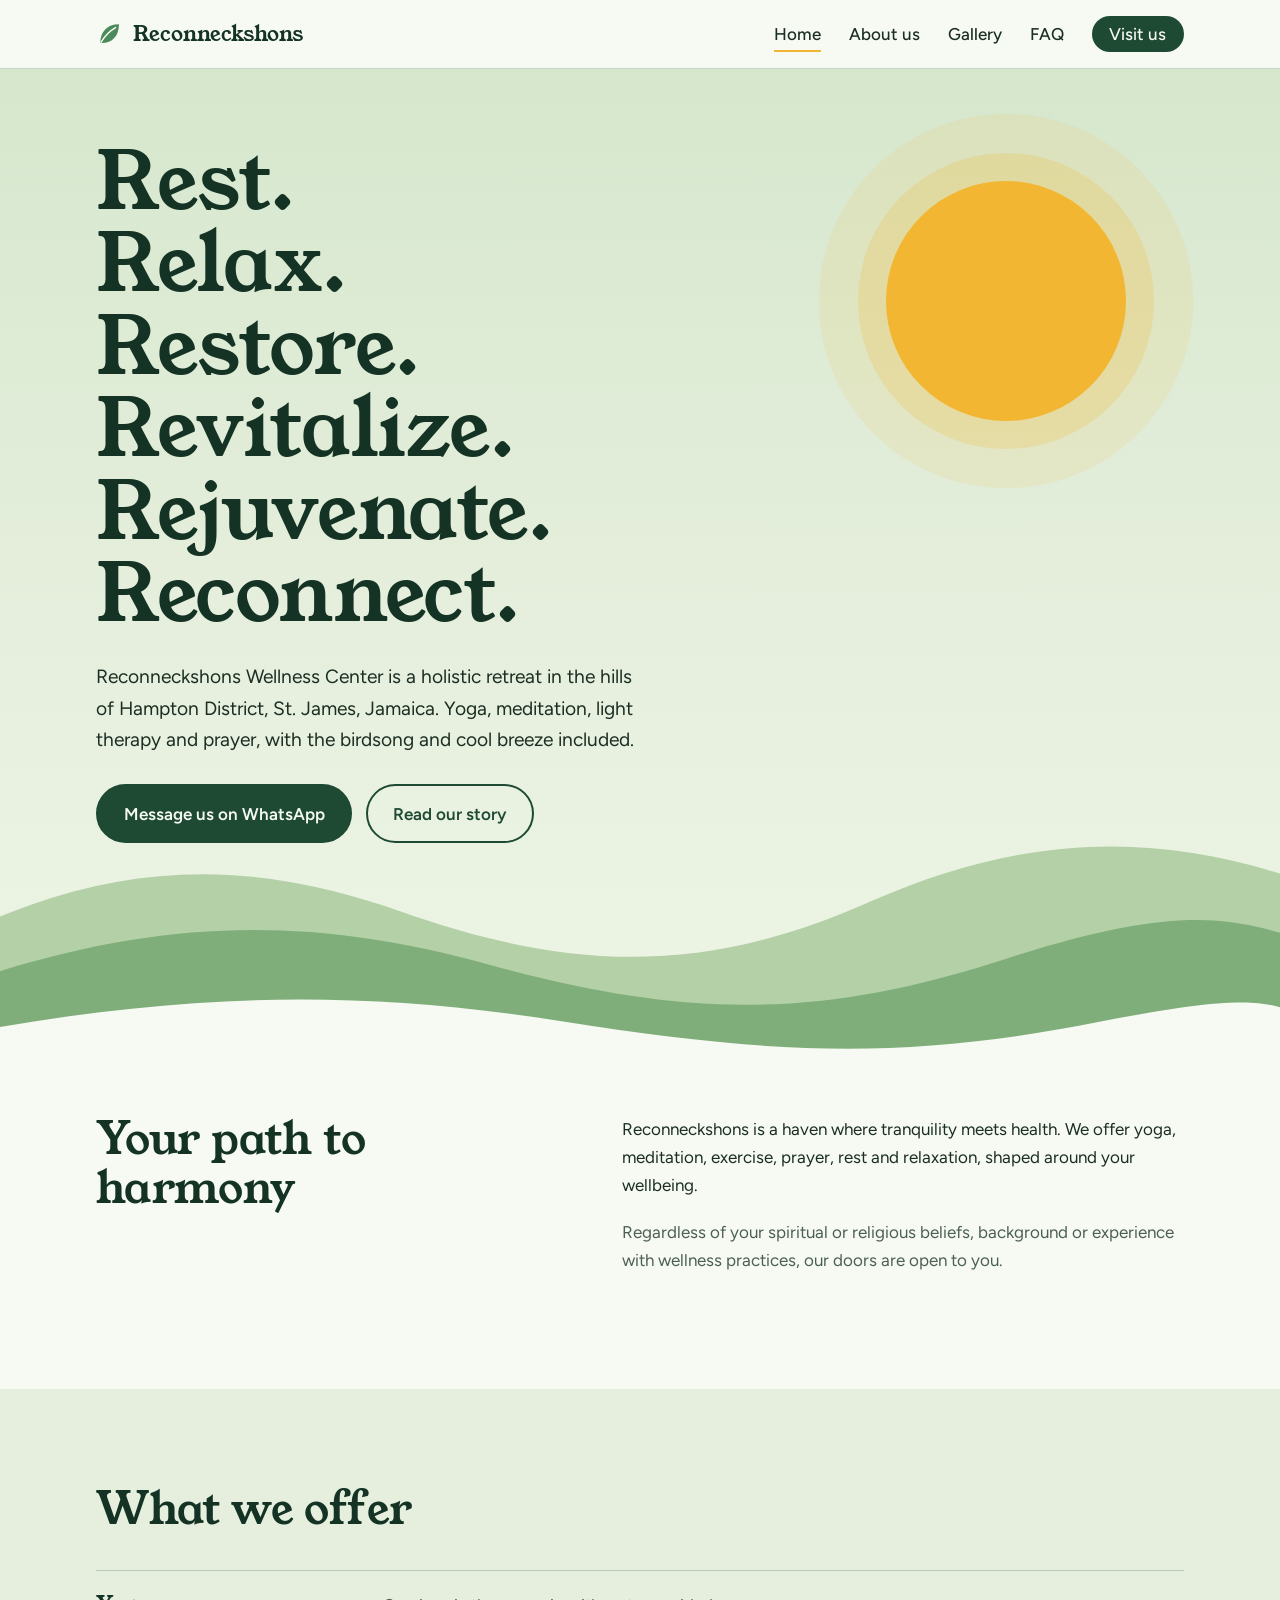
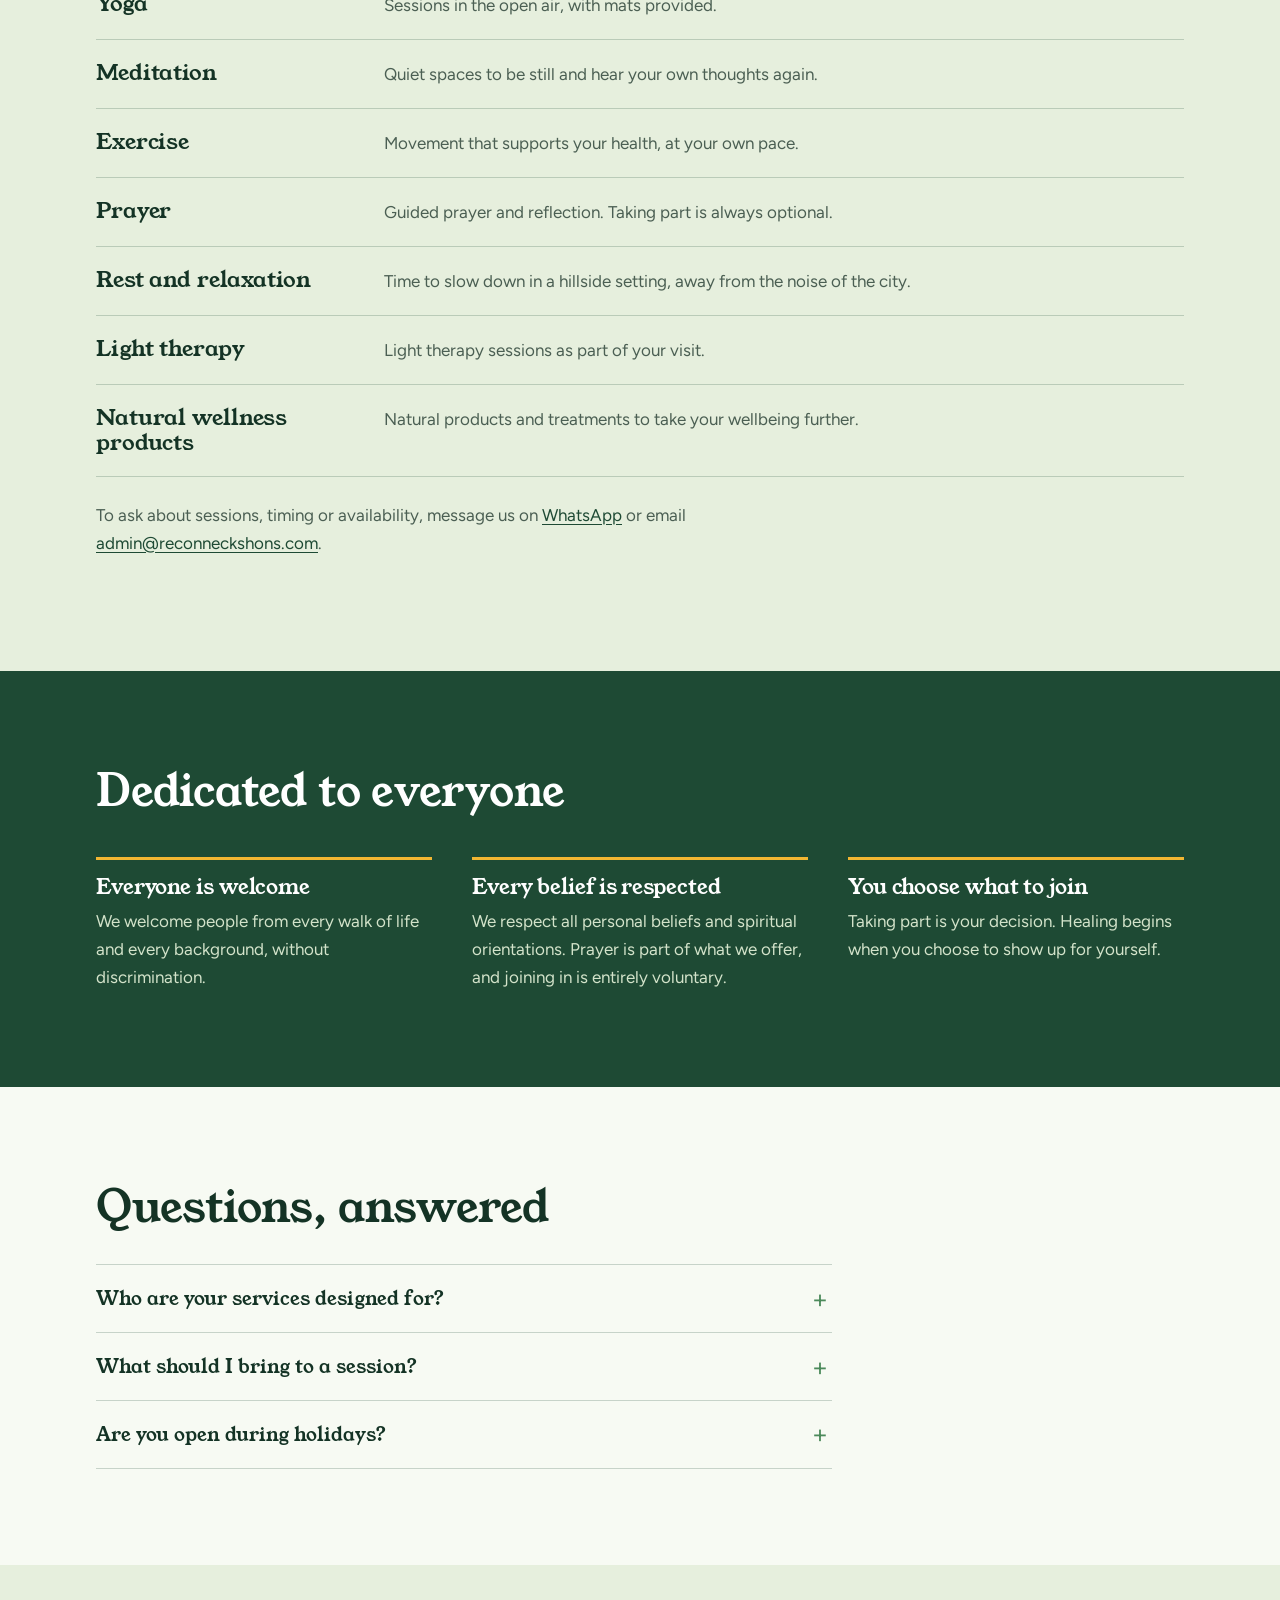
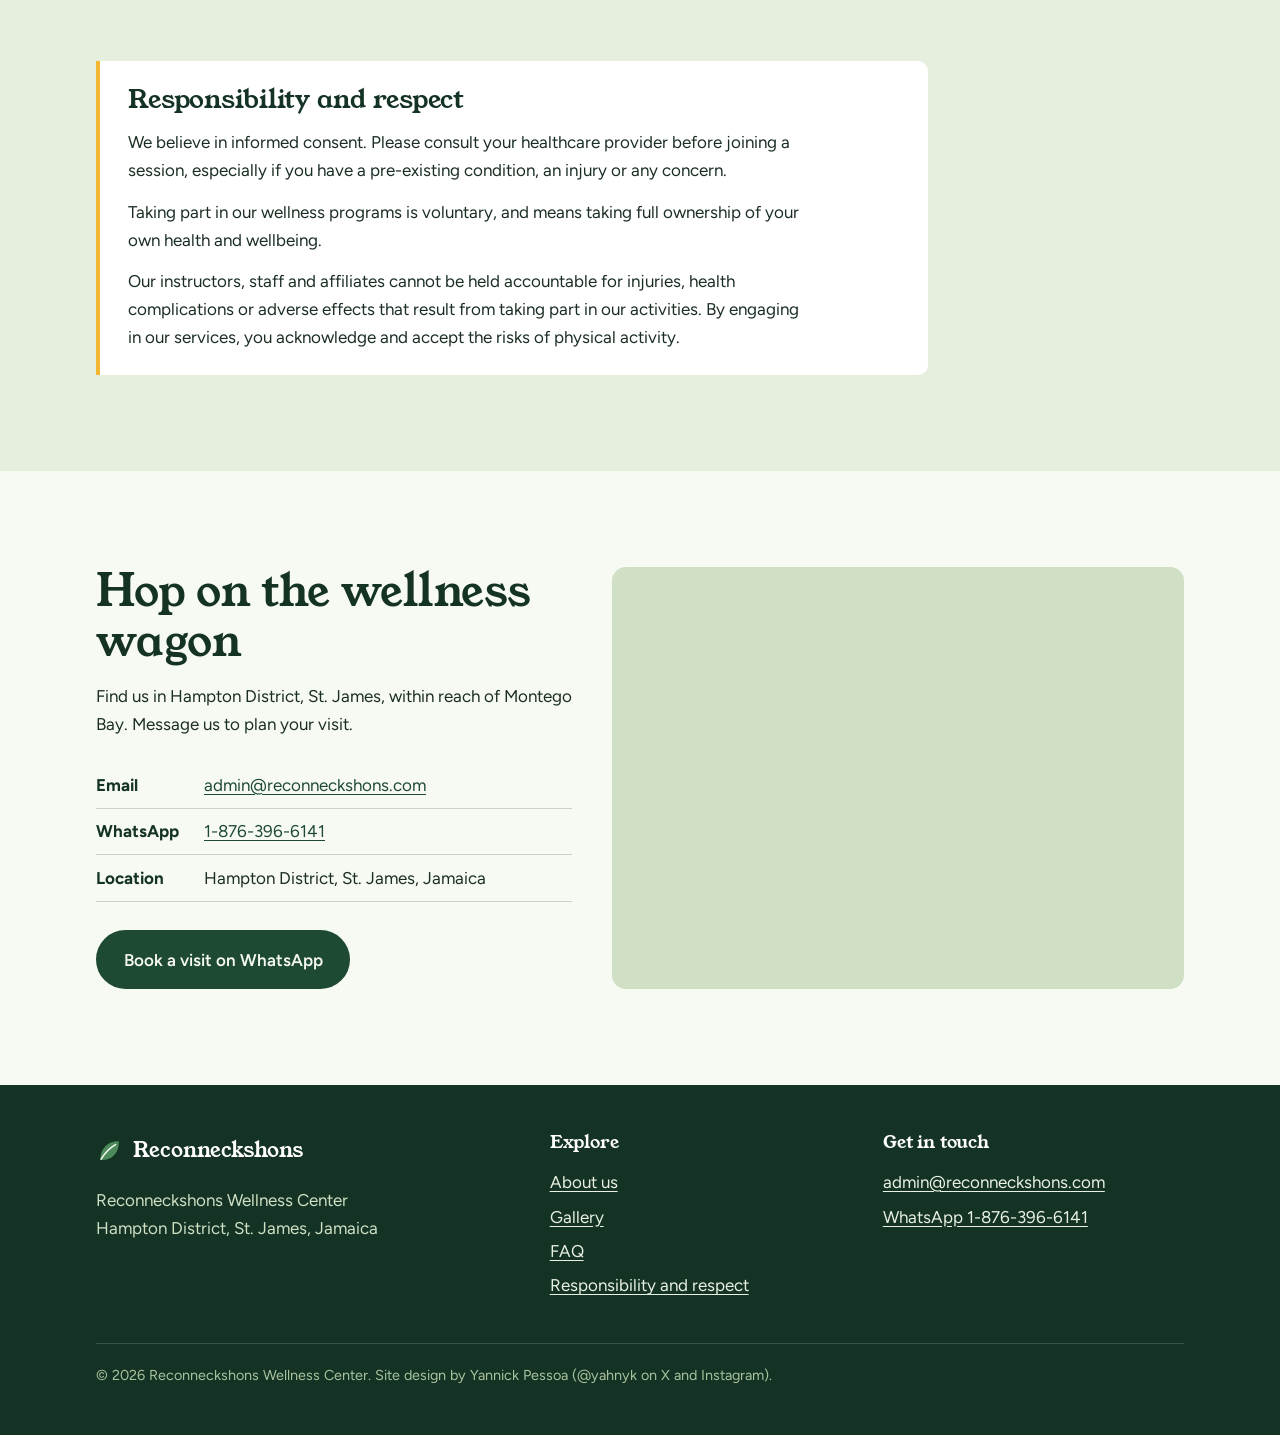
<file: index.html>
<!DOCTYPE html>
<html lang="en">
<head>
<meta charset="utf-8">
<meta name="viewport" content="width=device-width, initial-scale=1">
<title>Reconneckshons Wellness Center | Holistic retreat in Hampton, St. James, Jamaica</title>
<meta name="description" content="Reconneckshons Wellness Center is a holistic retreat in Hampton District, St. James, Jamaica, offering yoga, meditation, light therapy, prayer and relaxation in a peaceful, nature-filled setting.">
<meta property="og:type" content="website">
<meta property="og:title" content="Reconneckshons Wellness Center | Holistic retreat in Hampton, St. James, Jamaica">
<meta property="og:description" content="Reconneckshons Wellness Center is a holistic retreat in Hampton District, St. James, Jamaica, offering yoga, meditation, light therapy, prayer and relaxation in a peaceful, nature-filled setting.">
<meta property="og:url" content="https://www.reconneckshons.com/">
<meta name="theme-color" content="#1e4a34">
<link rel="icon" href="[data-uri]" type="image/svg+xml">
<link rel="preconnect" href="https://fonts.googleapis.com">
<link rel="preconnect" href="https://fonts.gstatic.com" crossorigin>
<link href="https://fonts.googleapis.com/css2?family=Figtree:wght@400;500;600&family=Young+Serif&display=swap" rel="stylesheet">
<style>
/* Reconneckshons Wellness Center — shared styles */

:root {
  --paper: #f7faf3;
  --mist: #e6efdd;
  --sage: #cfe0c4;
  --leaf: #4c8a5b;
  --forest: #1e4a34;
  --deep: #143325;
  --sun: #f2b632;
  --sun-deep: #8a5a00;
  --text: #1b2e23;
  --muted: #4b5f53;
  --rule: rgba(30, 74, 52, 0.22);

  --display: "Young Serif", "Iowan Old Style", Georgia, serif;
  --body: "Figtree", "Segoe UI", system-ui, -apple-system, sans-serif;

  --wrap: 68rem;
  --gutter: clamp(1.25rem, 5vw, 3rem);
}

*, *::before, *::after { box-sizing: border-box; }
html { scroll-behavior: smooth; scroll-padding-top: 5rem; }
body {
  margin: 0;
  background: var(--paper);
  color: var(--text);
  font-family: var(--body);
  font-size: 1.0625rem;
  line-height: 1.65;
  -webkit-font-smoothing: antialiased;
}
img, svg { max-width: 100%; display: block; }
a { color: var(--forest); text-underline-offset: 0.18em; }
a:hover { color: var(--deep); }

:focus-visible {
  outline: 3px solid var(--sun);
  outline-offset: 3px;
  border-radius: 4px;
}

.skip {
  position: absolute; left: 1rem; top: -4rem;
  background: var(--deep); color: var(--paper);
  padding: 0.6rem 1rem; border-radius: 6px; z-index: 100;
}
.skip:focus { top: 1rem; }

.wrap { width: min(100% - 2 * var(--gutter), var(--wrap)); margin-inline: auto; }

h1, h2, h3 {
  font-family: var(--display);
  font-weight: 400;
  line-height: 1.12;
  color: var(--deep);
  margin: 0;
  letter-spacing: -0.005em;
}
h2 { font-size: clamp(1.9rem, 4vw, 2.75rem); }
h3 { font-size: 1.3rem; }
p { margin: 0 0 1.1em; max-width: 62ch; }

/* ---------- Header ---------- */
.site-header {
  position: sticky; top: 0; z-index: 50;
  background: rgba(247, 250, 243, 0.94);
  backdrop-filter: blur(8px);
  border-bottom: 1px solid var(--rule);
}
.site-header .wrap {
  display: flex; align-items: center; justify-content: space-between;
  min-height: 4.25rem; gap: 1rem;
}
.brand {
  display: inline-flex; align-items: center; gap: 0.6rem;
  font-family: var(--display); font-size: 1.3rem;
  color: var(--deep); text-decoration: none;
}
.brand svg { width: 1.7rem; height: 1.7rem; }
.nav ul { list-style: none; display: flex; gap: 1.75rem; margin: 0; padding: 0; align-items: center; }
.nav a {
  text-decoration: none; color: var(--text); font-weight: 500;
  padding: 0.35rem 0; border-bottom: 2px solid transparent;
}
.nav a:hover { border-color: var(--leaf); }
.nav a[aria-current="page"] { border-color: var(--sun); }
.nav .nav-cta {
  background: var(--forest); color: var(--paper);
  padding: 0.5rem 1.1rem; border-radius: 999px; border: 0;
}
.nav .nav-cta:hover { background: var(--deep); color: var(--paper); }
.nav-toggle {
  display: none; background: none; border: 1.5px solid var(--forest);
  color: var(--forest); border-radius: 999px; padding: 0.4rem 0.95rem;
  font: inherit; font-weight: 600; cursor: pointer;
}

@media (max-width: 47.99rem) {
  .nav-toggle { display: inline-block; }
  .nav { display: none; position: absolute; top: 100%; left: 0; right: 0;
    background: var(--paper); border-bottom: 1px solid var(--rule); padding: 0.5rem var(--gutter) 1.25rem; }
  .nav.is-open { display: block; }
  .nav ul { flex-direction: column; align-items: flex-start; gap: 0.25rem; }
  .nav a { display: inline-block; padding: 0.6rem 0; }
  .nav .nav-cta { margin-top: 0.5rem; }
}

/* ---------- Buttons ---------- */
.btn {
  display: inline-block; font: inherit; font-weight: 600;
  padding: 0.85rem 1.6rem; border-radius: 999px;
  text-decoration: none; border: 2px solid var(--forest);
  background: var(--forest); color: var(--paper);
  transition: background 0.2s, color 0.2s;
}
.btn:hover { background: var(--deep); border-color: var(--deep); color: var(--paper); }
.btn.ghost { background: transparent; color: var(--forest); }
.btn.ghost:hover { background: var(--forest); color: var(--paper); }
.btn.on-dark { background: var(--sun); border-color: var(--sun); color: var(--deep); }
.btn.on-dark:hover { background: #ffc94d; border-color: #ffc94d; color: var(--deep); }
.actions { display: flex; flex-wrap: wrap; gap: 0.85rem; margin-top: 1.75rem; }

/* ---------- Hero (home) ---------- */
.hero {
  position: relative; overflow: hidden;
  background: linear-gradient(180deg, #d6e7cd 0%, var(--mist) 55%, #eef5e6 100%);
  padding-top: clamp(2.5rem, 6vw, 4.5rem);
}
.hero-inner { position: relative; z-index: 2; padding-bottom: clamp(9rem, 22vw, 15rem); }
.hero h1 {
  font-size: clamp(2.5rem, 7.2vw, 5rem);
  line-height: 1.03; color: var(--deep);
}
.hero h1 span { display: block; }
.hero .lede { font-size: 1.2rem; margin-top: 1.6rem; max-width: 34rem; color: var(--text); }

.sun {
  position: absolute; z-index: 1;
  right: clamp(1rem, 12vw, 11rem); top: clamp(3rem, 9vw, 7rem);
  width: clamp(7rem, 20vw, 15rem); aspect-ratio: 1; border-radius: 50%;
  background: var(--sun);
  box-shadow: 0 0 0 clamp(1rem, 2.4vw, 1.75rem) rgba(242, 182, 50, 0.22),
              0 0 0 clamp(2.2rem, 5.6vw, 4.2rem) rgba(242, 182, 50, 0.11);
}
.hills { position: absolute; z-index: 1; left: 0; right: 0; bottom: -1px; width: 100%; height: clamp(9rem, 26vw, 18rem); }

/* One orchestrated moment: the six words come into focus in turn, as the sun rises. */
@keyframes into-focus { from { opacity: 0.16; transform: translateY(0.18em); } to { opacity: 1; transform: none; } }
@keyframes rise { from { transform: translateY(5rem); opacity: 0; } to { transform: none; opacity: 1; } }
.hero h1 span { animation: into-focus 0.9s ease-out both; animation-delay: calc(var(--i) * 0.5s + 0.15s); }
.sun { animation: rise 3.2s cubic-bezier(0.2, 0.7, 0.2, 1) both; }

@media (prefers-reduced-motion: reduce) {
  .hero h1 span, .sun { animation: none; }
  html { scroll-behavior: auto; }
}

/* ---------- Sections ---------- */
.section { padding-block: clamp(3.5rem, 8vw, 6rem); }
.section.tint { background: var(--mist); }
.split { display: grid; gap: 1.5rem clamp(2rem, 6vw, 5rem); grid-template-columns: 1fr; }
@media (min-width: 52rem) { .split { grid-template-columns: 1fr 1.25fr; align-items: start; } }

.intro-note { color: var(--muted); }

/* Services: a ruled list rather than a card grid */
.offer-list { list-style: none; margin: 2.25rem 0 0; padding: 0; border-top: 1px solid var(--rule); }
.offer-list li {
  display: grid; gap: 0.25rem 2rem; padding: 1.25rem 0; border-bottom: 1px solid var(--rule);
  grid-template-columns: 1fr;
}
.offer-list h3 { font-size: 1.4rem; }
.offer-list p { margin: 0; color: var(--muted); }
@media (min-width: 46rem) { .offer-list li { grid-template-columns: 16rem 1fr; align-items: baseline; } }

/* Values band */
.band { background: var(--forest); color: #e9f2e2; }
.band h2, .band h3 { color: #fff; }
.band .values { display: grid; gap: 2rem; margin-top: 2.5rem; grid-template-columns: 1fr; }
.band .values > div { border-top: 3px solid var(--sun); padding-top: 1rem; }
.band .values p { margin: 0.5rem 0 0; color: #d3e3ca; }
@media (min-width: 52rem) { .band .values { grid-template-columns: repeat(3, 1fr); gap: 2.5rem; } }

/* FAQ */
.faq { margin-top: 2rem; border-top: 1px solid var(--rule); max-width: 46rem; }
.faq details { border-bottom: 1px solid var(--rule); }
.faq summary {
  cursor: pointer; list-style: none; padding: 1.1rem 2.5rem 1.1rem 0; position: relative;
  font-family: var(--display); font-size: 1.2rem; color: var(--deep);
}
.faq summary::-webkit-details-marker { display: none; }
.faq summary::after {
  content: "+"; position: absolute; right: 0.25rem; top: 50%; transform: translateY(-50%);
  font-family: var(--body); font-size: 1.6rem; color: var(--leaf); transition: transform 0.2s;
}
.faq details[open] summary::after { transform: translateY(-50%) rotate(45deg); }
.faq details p { padding-bottom: 1.1rem; margin: 0; color: var(--muted); }

/* Responsibility notice */
.notice { border-left: 4px solid var(--sun); background: #fff; padding: 1.5rem 1.75rem; border-radius: 0 10px 10px 0; max-width: 52rem; }
.notice h2 { font-size: 1.6rem; margin-bottom: 0.9rem; }
.notice p { margin-bottom: 0.8em; color: var(--text); }
.notice p:last-child { margin-bottom: 0; }

/* Contact */
.visit { display: grid; gap: 2.5rem; grid-template-columns: 1fr; }
@media (min-width: 52rem) { .visit { grid-template-columns: 1fr 1.2fr; align-items: stretch; } }
.contact-lines { list-style: none; padding: 0; margin: 1.5rem 0 0; }
.contact-lines li { padding: 0.55rem 0; border-bottom: 1px solid var(--rule); }
.contact-lines strong { display: inline-block; min-width: 6.5rem; color: var(--deep); }
.map { border: 0; width: 100%; min-height: 20rem; height: 100%; border-radius: 14px; background: var(--sage); }

/* ---------- Page heading (inner pages) ---------- */
.page-head { background: var(--mist); padding-block: clamp(3rem, 7vw, 5.5rem); position: relative; overflow: hidden; }
.page-head h1 { font-size: clamp(2.3rem, 6vw, 4rem); max-width: 18ch; }
.page-head p { font-size: 1.2rem; margin-top: 1.2rem; max-width: 40rem; }
.page-head .sun-sm {
  position: absolute; right: clamp(-3rem, 4vw, 5rem); top: 50%; translate: 0 -50%;
  width: clamp(6rem, 16vw, 12rem); aspect-ratio: 1; border-radius: 50%; background: var(--sun);
  box-shadow: 0 0 0 1.25rem rgba(242, 182, 50, 0.2), 0 0 0 2.75rem rgba(242, 182, 50, 0.1);
}
.page-head .wrap { position: relative; z-index: 1; }

/* About */
.founder { display: grid; gap: 2.5rem; grid-template-columns: 1fr; align-items: center; }
@media (min-width: 52rem) { .founder { grid-template-columns: 20rem 1fr; gap: 4rem; } }
.arch {
  margin: 0; aspect-ratio: 3 / 4; width: 100%; max-width: 20rem;
  border-radius: 999px 999px 18px 18px; overflow: hidden; position: relative;
  background: linear-gradient(170deg, var(--sage), var(--leaf));
}
.arch img { position: absolute; inset: 0; width: 100%; height: 100%; object-fit: cover; }
.arch::before {
  content: ""; position: absolute; left: 50%; top: 42%; translate: -50% -50%;
  width: 34%; aspect-ratio: 1; border-radius: 50%; background: rgba(255, 255, 255, 0.35);
}
.founder .title { color: var(--muted); margin-top: 0.4rem; }

.sixr { list-style: none; margin: 1.75rem 0 1.25rem; padding: 0; display: grid; grid-template-columns: repeat(2, 1fr); border-top: 1px solid var(--rule); }
.sixr li {
  font-family: var(--display); font-size: clamp(1.3rem, 3.5vw, 1.75rem); color: var(--deep);
  padding: 0.85rem 0; border-bottom: 1px solid var(--rule);
}
@media (min-width: 46rem) { .sixr { grid-template-columns: repeat(3, 1fr); column-gap: 2rem; } }

.values-list { margin: 2rem 0 0; padding: 0; }
.values-list > div { display: grid; gap: 0.3rem 2rem; padding: 1.4rem 0; border-top: 1px solid var(--rule); }
.values-list > div:last-child { border-bottom: 1px solid var(--rule); }
.values-list dt { font-family: var(--display); font-size: 1.35rem; color: var(--deep); }
.values-list dd { margin: 0; color: var(--muted); max-width: 52ch; }
@media (min-width: 46rem) { .values-list > div { grid-template-columns: 16rem 1fr; } }

/* Gallery */
.gallery { display: grid; gap: 2.5rem 1.75rem; margin-top: 0; grid-template-columns: repeat(auto-fill, minmax(14.5rem, 1fr)); list-style: none; padding: 0; }
.gallery figure { margin: 0; }
.gallery .arch { max-width: none; }
.gallery figcaption { margin-top: 0.85rem; font-family: var(--display); font-size: 1.15rem; color: var(--deep); }
.gallery li:nth-child(3n+2) .arch { background: linear-gradient(170deg, #f6dfa0, #d9a441); }
.gallery li:nth-child(3n+3) .arch { background: linear-gradient(170deg, #b8d6c6, #2f6b52); }
.gallery-note { margin-top: 3rem; color: var(--muted); }

.cta-strip { text-align: left; }
.cta-strip h2 { max-width: 20ch; }

/* ---------- Footer ---------- */
.site-footer { background: var(--deep); color: #cfe0c4; padding-block: 3rem 2rem; }
.site-footer a { color: #e9f2e2; }
.site-footer .cols { display: grid; gap: 2rem; grid-template-columns: 1fr; }
@media (min-width: 46rem) { .site-footer .cols { grid-template-columns: 1.4fr 1fr 1fr; } }
.site-footer h2 { font-size: 1.1rem; color: #fff; margin-bottom: 0.75rem; }
.site-footer ul { list-style: none; margin: 0; padding: 0; }
.site-footer li { padding: 0.2rem 0; }
.site-footer .brand { color: #fff; }
.site-footer .fine { margin-top: 2.5rem; padding-top: 1.25rem; border-top: 1px solid rgba(255,255,255,0.15); font-size: 0.9rem; color: #a9c29d; max-width: none; }

/* Six R's on the dark band */
.band .sixr, .band .sixr li { border-color: rgba(255, 255, 255, 0.25); }
.band .sixr li { color: #fff; }

.hero + .section { padding-top: clamp(1rem, 3vw, 2rem); }
@media (max-width: 40rem) {
  .sun { width: 6rem; right: 1rem; top: 1.5rem; opacity: 0.9; }
}

</style>
</head>
<body>
<a class="skip" href="#main">Skip to content</a>
<header class="site-header">
  <div class="wrap">
    <a class="brand" href="index.html"><svg viewBox="0 0 32 32" aria-hidden="true"><path d="M5 27C5 14 13 5 27 5c0 14-8 22-20 22Z" fill="#4c8a5b"/><path d="M6 26c5-8 10-13 17-17" stroke="#f7faf3" stroke-width="1.8" fill="none" stroke-linecap="round"/></svg>Reconneckshons</a>
    <button class="nav-toggle" aria-expanded="false" aria-controls="nav">Menu</button>
    <nav class="nav" id="nav" aria-label="Main">
      <ul>
        <li><a href="index.html" aria-current="page">Home</a></li>
        <li><a href="about.html">About us</a></li>
        <li><a href="gallery.html">Gallery</a></li>
        <li><a href="index.html#faq">FAQ</a></li>
        <li><a class="nav-cta" href="index.html#visit">Visit us</a></li>
      </ul>
    </nav>
  </div>
</header>
<main id="main">

<section class="hero" aria-labelledby="hero-title">
  <div class="sun" aria-hidden="true"></div>
  <div class="wrap hero-inner">
    <h1 id="hero-title">
      <span style="--i:0">Rest.</span>
      <span style="--i:1">Relax.</span>
      <span style="--i:2">Restore.</span>
      <span style="--i:3">Revitalize.</span>
      <span style="--i:4">Rejuvenate.</span>
      <span style="--i:5">Reconnect.</span>
    </h1>
    <p class="lede">Reconneckshons Wellness Center is a holistic retreat in the hills of Hampton District, St. James, Jamaica. Yoga, meditation, light therapy and prayer, with the birdsong and cool breeze included.</p>
    <div class="actions">
      <a class="btn" href="https://wa.me/18763966141?text=Hi%20Reconneckshons%2C%20I%27d%20like%20to%20book%20a%20visit.">Message us on WhatsApp</a>
      <a class="btn ghost" href="about.html">Read our story</a>
    </div>
  </div>
  <svg class="hills" viewBox="0 0 1440 300" preserveAspectRatio="xMidYMax slice" aria-hidden="true">
    <path d="M0 150C160 70 300 60 470 120S780 190 960 110 1290 40 1440 100V300H0Z" fill="#b3d0a6"/>
    <path d="M0 200C200 130 360 120 560 175S900 235 1100 170 1350 130 1440 160V300H0Z" fill="#7fae7a"/>
    <path d="M0 250C240 205 420 200 640 235S1000 275 1200 235 1380 225 1440 240V300H0Z" fill="#f7faf3"/>
  </svg>
</section>

<section class="section" aria-labelledby="harmony">
  <div class="wrap split">
    <h2 id="harmony">Your path to harmony</h2>
    <div>
      <p>Reconneckshons is a haven where tranquility meets health. We offer yoga, meditation, exercise, prayer, rest and relaxation, shaped around your wellbeing.</p>
      <p class="intro-note">Regardless of your spiritual or religious beliefs, background or experience with wellness practices, our doors are open to you.</p>
    </div>
  </div>
</section>

<section class="section tint" id="offer" aria-labelledby="offer-title">
  <div class="wrap">
    <h2 id="offer-title">What we offer</h2>
    <ul class="offer-list">
      <li><h3>Yoga</h3><p>Sessions in the open air, with mats provided.</p></li>
      <li><h3>Meditation</h3><p>Quiet spaces to be still and hear your own thoughts again.</p></li>
      <li><h3>Exercise</h3><p>Movement that supports your health, at your own pace.</p></li>
      <li><h3>Prayer</h3><p>Guided prayer and reflection. Taking part is always optional.</p></li>
      <li><h3>Rest and relaxation</h3><p>Time to slow down in a hillside setting, away from the noise of the city.</p></li>
      <li><h3>Light therapy</h3><p>Light therapy sessions as part of your visit.</p></li>
      <li><h3>Natural wellness products</h3><p>Natural products and treatments to take your wellbeing further.</p></li>
    </ul>
    <p class="intro-note" style="margin-top:1.5rem">To ask about sessions, timing or availability, message us on <a href="https://wa.me/18763966141?text=Hi%20Reconneckshons%2C%20I%27d%20like%20to%20book%20a%20visit.">WhatsApp</a> or email <a href="mailto:admin@reconneckshons.com">admin@reconneckshons.com</a>.</p>
  </div>
</section>

<section class="section band" aria-labelledby="everyone">
  <div class="wrap">
    <h2 id="everyone">Dedicated to everyone</h2>
    <div class="values">
      <div><h3>Everyone is welcome</h3><p>We welcome people from every walk of life and every background, without discrimination.</p></div>
      <div><h3>Every belief is respected</h3><p>We respect all personal beliefs and spiritual orientations. Prayer is part of what we offer, and joining in is entirely voluntary.</p></div>
      <div><h3>You choose what to join</h3><p>Taking part is your decision. Healing begins when you choose to show up for yourself.</p></div>
    </div>
  </div>
</section>

<section class="section" id="faq" aria-labelledby="faq-title">
  <div class="wrap">
    <h2 id="faq-title">Questions, answered</h2>
    <div class="faq">
      <details>
        <summary>Who are your services designed for?</summary>
        <p>Anyone and everyone. Whatever your beliefs, background or experience with wellness practices, our doors are open to you.</p>
      </details>
      <details>
        <summary>What should I bring to a session?</summary>
        <p>Bring a positive mindset, a thirst for wellbeing and your biggest smile. Mats for yoga or meditation, attire and other necessities are provided.</p>
      </details>
      <details>
        <summary>Are you open during holidays?</summary>
        <p>Yes. Wellness doesn't take days off, so neither do we. It's still a good idea to check ahead for specific scheduling.</p>
      </details>
    </div>
  </div>
</section>

<section class="section tint" id="responsibility" aria-label="Responsibility and respect">
  <div class="wrap">
    <div class="notice">
      <h2>Responsibility and respect</h2>
      <p>We believe in informed consent. Please consult your healthcare provider before joining a session, especially if you have a pre-existing condition, an injury or any concern.</p>
      <p>Taking part in our wellness programs is voluntary, and means taking full ownership of your own health and wellbeing.</p>
      <p>Our instructors, staff and affiliates cannot be held accountable for injuries, health complications or adverse effects that result from taking part in our activities. By engaging in our services, you acknowledge and accept the risks of physical activity.</p>
    </div>
  </div>
</section>

<section class="section" id="visit" aria-labelledby="visit-title">
  <div class="wrap visit">
    <div>
      <h2 id="visit-title">Hop on the wellness wagon</h2>
      <p style="margin-top:1rem">Find us in Hampton District, St. James, within reach of Montego Bay. Message us to plan your visit.</p>
      <ul class="contact-lines">
        <li><strong>Email</strong> <a href="mailto:admin@reconneckshons.com">admin@reconneckshons.com</a></li>
        <li><strong>WhatsApp</strong> <a href="https://wa.me/18763966141?text=Hi%20Reconneckshons%2C%20I%27d%20like%20to%20book%20a%20visit.">1-876-396-6141</a></li>
        <li><strong>Location</strong> Hampton District, St. James, Jamaica</li>
      </ul>
      <div class="actions"><a class="btn" href="https://wa.me/18763966141?text=Hi%20Reconneckshons%2C%20I%27d%20like%20to%20book%20a%20visit.">Book a visit on WhatsApp</a></div>
    </div>
    <iframe class="map" title="Map of Hampton District, St. James, Jamaica" loading="lazy" referrerpolicy="no-referrer-when-downgrade" src="https://www.google.com/maps?q=Hampton,+St.+James,+Jamaica&amp;output=embed"></iframe>
  </div>
</section>

</main>
<footer class="site-footer">
  <div class="wrap">
    <div class="cols">
      <div>
        <a class="brand" href="index.html"><svg viewBox="0 0 32 32" aria-hidden="true"><path d="M5 27C5 14 13 5 27 5c0 14-8 22-20 22Z" fill="#4c8a5b"/><path d="M6 26c5-8 10-13 17-17" stroke="#f7faf3" stroke-width="1.8" fill="none" stroke-linecap="round"/></svg>Reconneckshons</a>
        <p style="margin-top:.9rem">Reconneckshons Wellness Center<br>Hampton District, St. James, Jamaica</p>
      </div>
      <div>
        <h2>Explore</h2>
        <ul>
          <li><a href="about.html">About us</a></li>
          <li><a href="gallery.html">Gallery</a></li>
          <li><a href="index.html#faq">FAQ</a></li>
          <li><a href="index.html#responsibility">Responsibility and respect</a></li>
        </ul>
      </div>
      <div>
        <h2>Get in touch</h2>
        <ul>
          <li><a href="mailto:admin@reconneckshons.com">admin@reconneckshons.com</a></li>
          <li><a href="https://wa.me/18763966141?text=Hi%20Reconneckshons%2C%20I%27d%20like%20to%20book%20a%20visit.">WhatsApp 1-876-396-6141</a></li>
        </ul>
      </div>
    </div>
    <p class="fine">&copy; 2026 Reconneckshons Wellness Center. Site design by Yannick Pessoa (@yahnyk on X and Instagram).</p>
  </div>
</footer>
<script>
// Mobile menu toggle
const toggle = document.querySelector(".nav-toggle");
const nav = document.getElementById("nav");
if (toggle && nav) {
  toggle.addEventListener("click", () => {
    const open = nav.classList.toggle("is-open");
    toggle.setAttribute("aria-expanded", String(open));
  });
  nav.addEventListener("click", (e) => {
    if (e.target.closest("a")) {
      nav.classList.remove("is-open");
      toggle.setAttribute("aria-expanded", "false");
    }
  });
}

</script>
</body>
</html>
</file>
